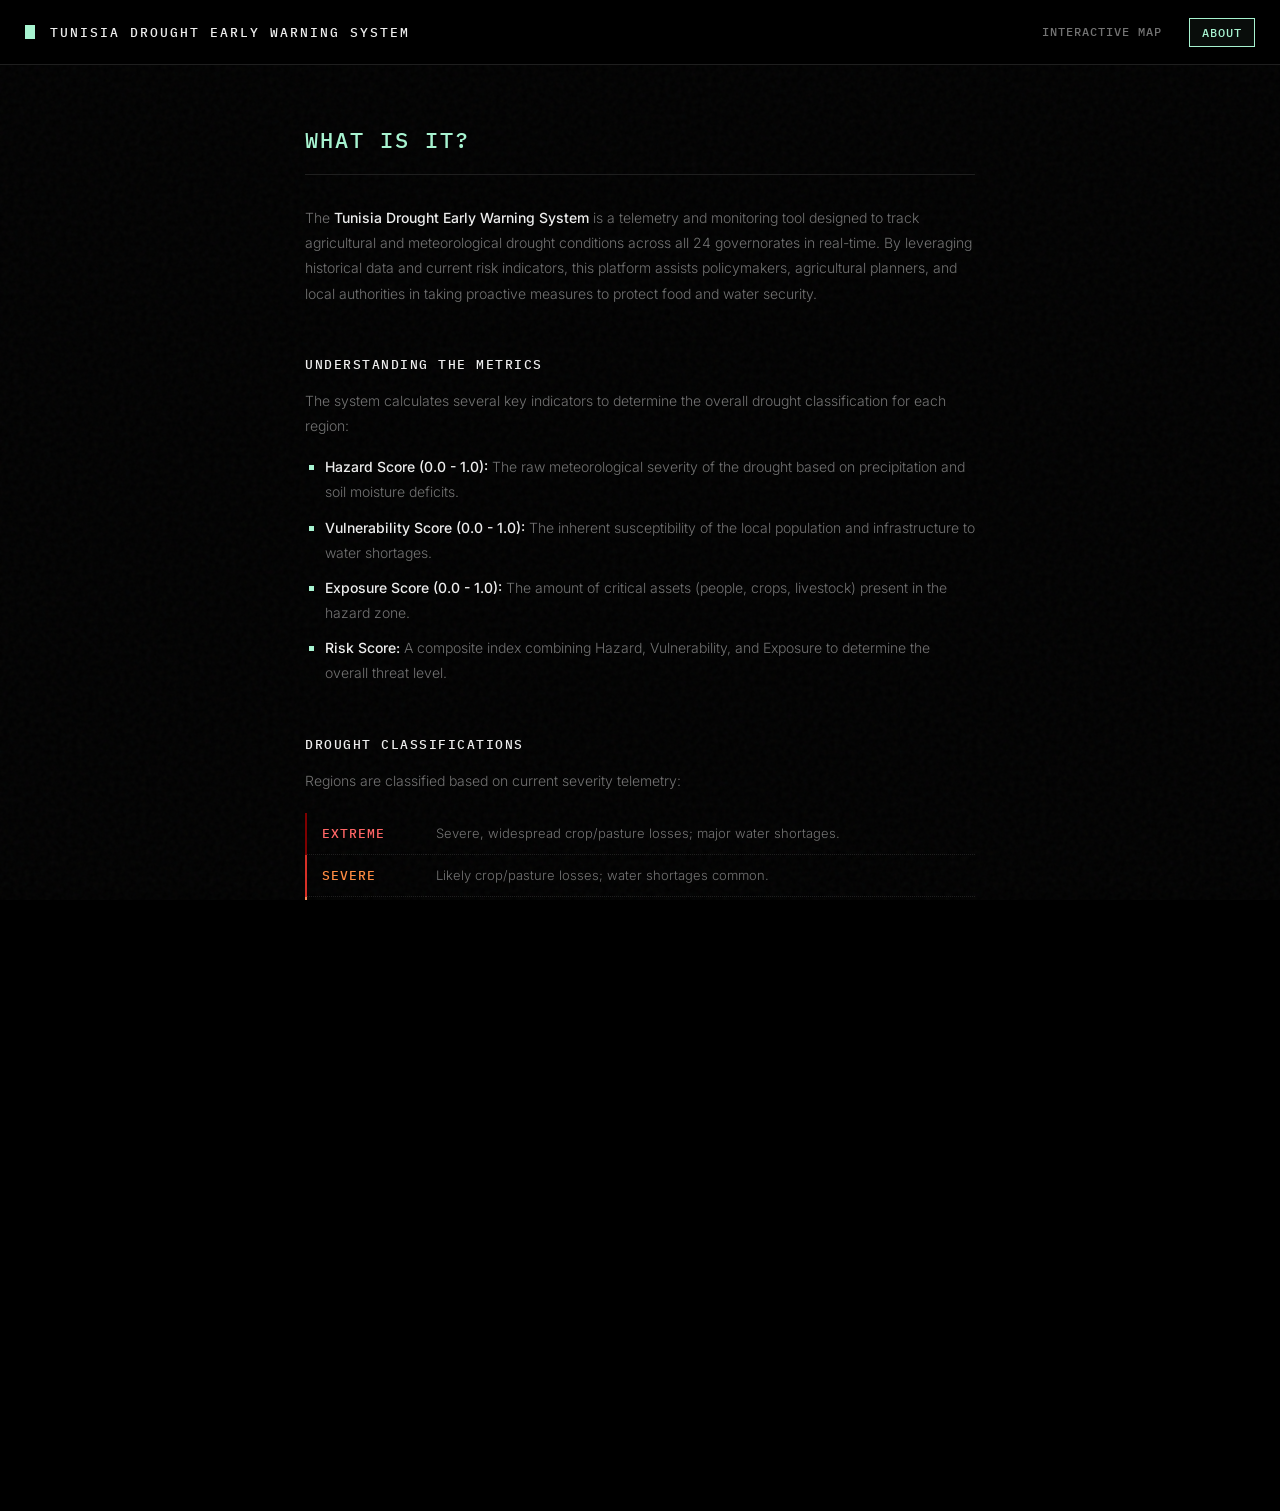
<file: about.html>
<!DOCTYPE html>
<html lang="en">
<head>
    <meta charset="UTF-8">
    <meta name="viewport" content="width=device-width, initial-scale=1.0">
    <title>About - Tunisia Drought Early Warning System</title>
    <link rel="icon" type="image/png" href="assets/icon.png">
    
    <!-- Importing the cinematic fonts -->
    <link href="https://fonts.googleapis.com/css2?family=IBM+Plex+Mono:wght@400;500;600&family=Inter:wght@300;400;500&display=swap" rel="stylesheet">
    
    <style>
        :root {
            --bg-void: #000000;
            --accent-green: #a7f3d0;
            --border-line: #1f1f1f;
            --text-primary: #ededed;
            --text-muted: #737373;
            --font-ui: 'Inter', system-ui, sans-serif;
            --font-mono: 'IBM Plex Mono', monospace;
        }

        * { 
            box-sizing: border-box; 
        }

        html, body { 
            margin: 0; 
            font-family: var(--font-ui); 
            background-color: var(--bg-void); 
            color: var(--text-primary);
            height: 100%;
            overflow-x: hidden;
            overflow-y: auto;
            
            /* Cinematic film grain overlay */
            background-image: url("data:image/svg+xml,%3Csvg viewBox='0 0 200 200' xmlns='http://www.w3.org/2000/svg'%3E%3Cfilter id='noiseFilter'%3E%3CfeTurbulence type='fractalNoise' baseFrequency='0.85' numOctaves='3' stitchTiles='stitch'/%3E%3C/filter%3E%3Crect width='100%25' height='100%25' filter='url(%23noiseFilter)' opacity='0.04'/%3E%3C/svg%3E");
        }

        /* --- CINEMATIC HEADER --- */
        #header { 
            height: 65px; 
            background: var(--bg-void);
            color: var(--text-primary); 
            display: flex; 
            align-items: center; 
            padding: 0 25px; 
            font-family: var(--font-mono);
            font-size: 13px; 
            font-weight: 500; 
            letter-spacing: 2px;
            text-transform: uppercase;
            border-bottom: 1px solid var(--border-line);
            position: sticky;
            top: 0;
            z-index: 1000;
        }

        #header::before {
            content: "";
            display: inline-block;
            width: 10px;
            height: 14px;
            background: var(--accent-green);
            margin-right: 15px;
            animation: terminalBlink 1s step-end infinite;
        }

        @keyframes terminalBlink {
            0%, 100% { opacity: 1; }
            50% { opacity: 0; }
        }

        .nav-links {
            margin-left: auto;
            display: flex;
            gap: 15px;
        }

        .nav-links a {
            font-family: var(--font-mono);
            font-size: 12px;
            text-decoration: none;
            letter-spacing: 1px;
            padding: 6px 12px;
            transition: all 0.2s ease;
        }

        .nav-links .link-muted { color: var(--text-muted); }
        .nav-links .link-muted:hover { color: var(--accent-green); }
        
        .nav-links .link-active {
            color: var(--accent-green);
            border: 1px solid var(--accent-green);
            background: rgba(167, 243, 208, 0.05);
        }

        #about-content {
            max-width: 720px;
            margin: 60px auto 100px auto;
            padding: 0 25px;
        }

        h1 { 
            font-family: var(--font-mono); 
            font-size: 22px; 
            font-weight: 500;
            color: var(--accent-green);
            text-transform: uppercase; 
            letter-spacing: 2px;
            border-bottom: 1px solid var(--border-line); 
            padding-bottom: 20px; 
            margin-top: 0;
            margin-bottom: 30px;
        }

        h2 { 
            font-family: var(--font-mono); 
            font-size: 13px; 
            font-weight: 500;
            color: var(--text-primary);
            text-transform: uppercase; 
            letter-spacing: 1.5px;
            margin-top: 50px; 
            margin-bottom: 15px;
        }

        p, li {
            font-family: var(--font-ui);
            font-size: 14px;
            font-weight: 300;
            line-height: 1.8;
            color: var(--text-muted);
        }

        p b, li b, strong {
            color: var(--text-primary);
            font-weight: 500;
        }

        ul {
            padding-left: 20px;
            margin-bottom: 30px;
        }

        li {
            margin-bottom: 10px;
            list-style-type: square;
        }
        
        li::marker {
            color: var(--accent-green);
        }

        table { 
            width: 100%; 
            border-collapse: collapse; 
            margin-top: 20px; 
        }

        table td { 
            padding: 12px 10px; 
            border-bottom: 1px dotted var(--border-line); 
            font-size: 13px; 
            font-weight: 300; 
            color: var(--text-muted); 
        }

        table tr td:first-child { 
            font-family: var(--font-mono); 
            font-weight: 500; 
            width: 120px; 
            text-transform: uppercase; 
            letter-spacing: 1px;
            padding-left: 15px;
            border-left: 2px solid transparent;
        }

        .lvl-extreme td:first-child { border-left-color: #7f0000; color: #ff6666; }
        .lvl-severe td:first-child { border-left-color: #d73027; color: #ff8c42; }
        .lvl-moderate td:first-child { border-left-color: #fc8d59; color: #ffb366; }
        .lvl-watch td:first-child { border-left-color: #fee08b; color: #f9f871; }
        .lvl-normal td:first-child { border-left-color: var(--accent-green); color: var(--accent-green); }

        .researcher-block {
            margin-top: 25px;
            padding-left: 15px;
            border-left: 1px solid var(--border-line);
        }

        .social-links {
            display: flex;
            gap: 15px;
            margin-top: 15px;
        }

        .social-links a {
            display: flex;
            align-items: center;
            justify-content: center;
            width: 38px;
            height: 38px;
            border: 1px solid var(--border-line);
            background: transparent;
            transition: all 0.2s ease;
        }

        .social-links a:hover {
            border-color: var(--accent-green);
            background: rgba(167, 243, 208, 0.05);
        }

        .social-links svg {
            width: 18px;
            height: 18px;
            fill: var(--text-muted);
            transition: fill 0.2s ease;
        }

        .social-links a:hover svg {
            fill: var(--accent-green);
        }
    </style>
</head>
<body>

    <div id="header">
        Tunisia Drought Early Warning System
        <div class="nav-links">
            <a href="index.html" class="link-muted">Interactive Map</a>
            <a href="about.html" class="link-active">About</a>
        </div>
    </div>
    
    <main id="about-content">
        <h1>What is it?</h1>
        
        <p>The <b>Tunisia Drought Early Warning System</b> is a telemetry and monitoring tool designed to track agricultural and meteorological drought conditions across all 24 governorates in real-time. By leveraging historical data and current risk indicators, this platform assists policymakers, agricultural planners, and local authorities in taking proactive measures to protect food and water security.</p>
        
        <h2>Understanding the Metrics</h2>
        <p>The system calculates several key indicators to determine the overall drought classification for each region:</p>
        <ul>
            <li><b>Hazard Score (0.0 - 1.0):</b> The raw meteorological severity of the drought based on precipitation and soil moisture deficits.</li>
            <li><b>Vulnerability Score (0.0 - 1.0):</b> The inherent susceptibility of the local population and infrastructure to water shortages.</li>
            <li><b>Exposure Score (0.0 - 1.0):</b> The amount of critical assets (people, crops, livestock) present in the hazard zone.</li>
            <li><b>Risk Score:</b> A composite index combining Hazard, Vulnerability, and Exposure to determine the overall threat level.</li>
        </ul>

        <h2>Drought Classifications</h2>
        <p>Regions are classified based on current severity telemetry:</p>
        <table>
            <tr class="lvl-extreme"><td>Extreme</td><td>Severe, widespread crop/pasture losses; major water shortages.</td></tr>
            <tr class="lvl-severe"><td>Severe</td><td>Likely crop/pasture losses; water shortages common.</td></tr>
            <tr class="lvl-moderate"><td>Moderate</td><td>Some damage to crops/pastures; developing water deficits.</td></tr>
            <tr class="lvl-watch"><td>Watch</td><td>Abnormally dry conditions; early signs of potential drought.</td></tr>
            <tr class="lvl-normal"><td>Normal</td><td>Typical moisture conditions for this time of year.</td></tr>
        </table>

        <h2>Data Sources & Methodology</h2>
        <p>This dashboard integrates satellite imagery, climate models, and local census data. The timeseries charts track the persistence of drought trends over previous months, highlighting regions suffering from compounding, multi-season water deficits.</p>

        <h2>Researchers</h2>
        <p>Created as an independent project by <strong>Badis Zammouri</strong>, assisted by <strong>Mohamed Chandoul</strong>. Both of whom are ecological engineering students at <strong>Manouba School of Engineering</strong>.</p>
        
        <div class="researcher-block">
            <p style="margin-bottom: 5px; font-family: var(--font-mono); font-size: 11px; text-transform: uppercase;">Connect</p>
            <div class="social-links">
                <a href="https://github.com/badIS-6" target="_blank" aria-label="GitHub">
                    <svg viewBox="0 0 24 24"><path d="M12 0C5.37 0 0 5.37 0 12c0 5.31 3.435 9.795 8.205 11.385.6.105.825-.255.825-.57 0-.285-.015-1.23-.015-2.235-3.015.555-3.795-.735-4.035-1.41-.135-.345-.72-1.41-1.23-1.695-.42-.225-1.02-.78-.015-.795.945-.015 1.62.87 1.845 1.23 1.08 1.815 2.805 1.305 3.495.99.105-.78.42-1.305.765-1.605-2.67-.3-5.46-1.335-5.46-5.925 0-1.305.465-2.385 1.23-3.225-.12-.3-.54-1.53.12-3.18 0 0 1.005-.315 3.3 1.23.96-.27 1.98-.405 3-.405s2.04.135 3 .405c2.295-1.56 3.3-1.23 3.3-1.23.66 1.65.24 2.88.12 3.18.765.84 1.23 1.905 1.23 3.225 0 4.605-2.805 5.625-5.475 5.925.435.375.81 1.095.81 2.22 0 1.605-.015 2.895-.015 3.3 0 .315.225.69.825.57A12.02 12.02 0 0024 12c0-6.63-5.37-12-12-12z"/></svg>
                </a>
                <a href="https://www.linkedin.com/in/badisz374/" target="_blank" aria-label="LinkedIn">
                    <svg viewBox="0 0 24 24"><path d="M19 0h-14c-2.761 0-5 2.239-5 5v14c0 2.761 2.239 5 5 5h14c2.762 0 5-2.239 5-5v-14c0-2.761-2.238-5-5-5zm-11 19h-3v-11h3v11zm-1.5-12.268c-.966 0-1.75-.79-1.75-1.764s.784-1.764 1.75-1.764 1.75.79 1.75 1.764-.783 1.764-1.75 1.764zm13.5 12.268h-3v-5.604c0-3.368-4-3.113-4 0v5.604h-3v-11h3v1.765c1.396-2.586 7-2.777 7 2.476v6.759z"/></svg>
                </a>
            </div>
        </div>
    </main>

</body>
</html>
</file>
